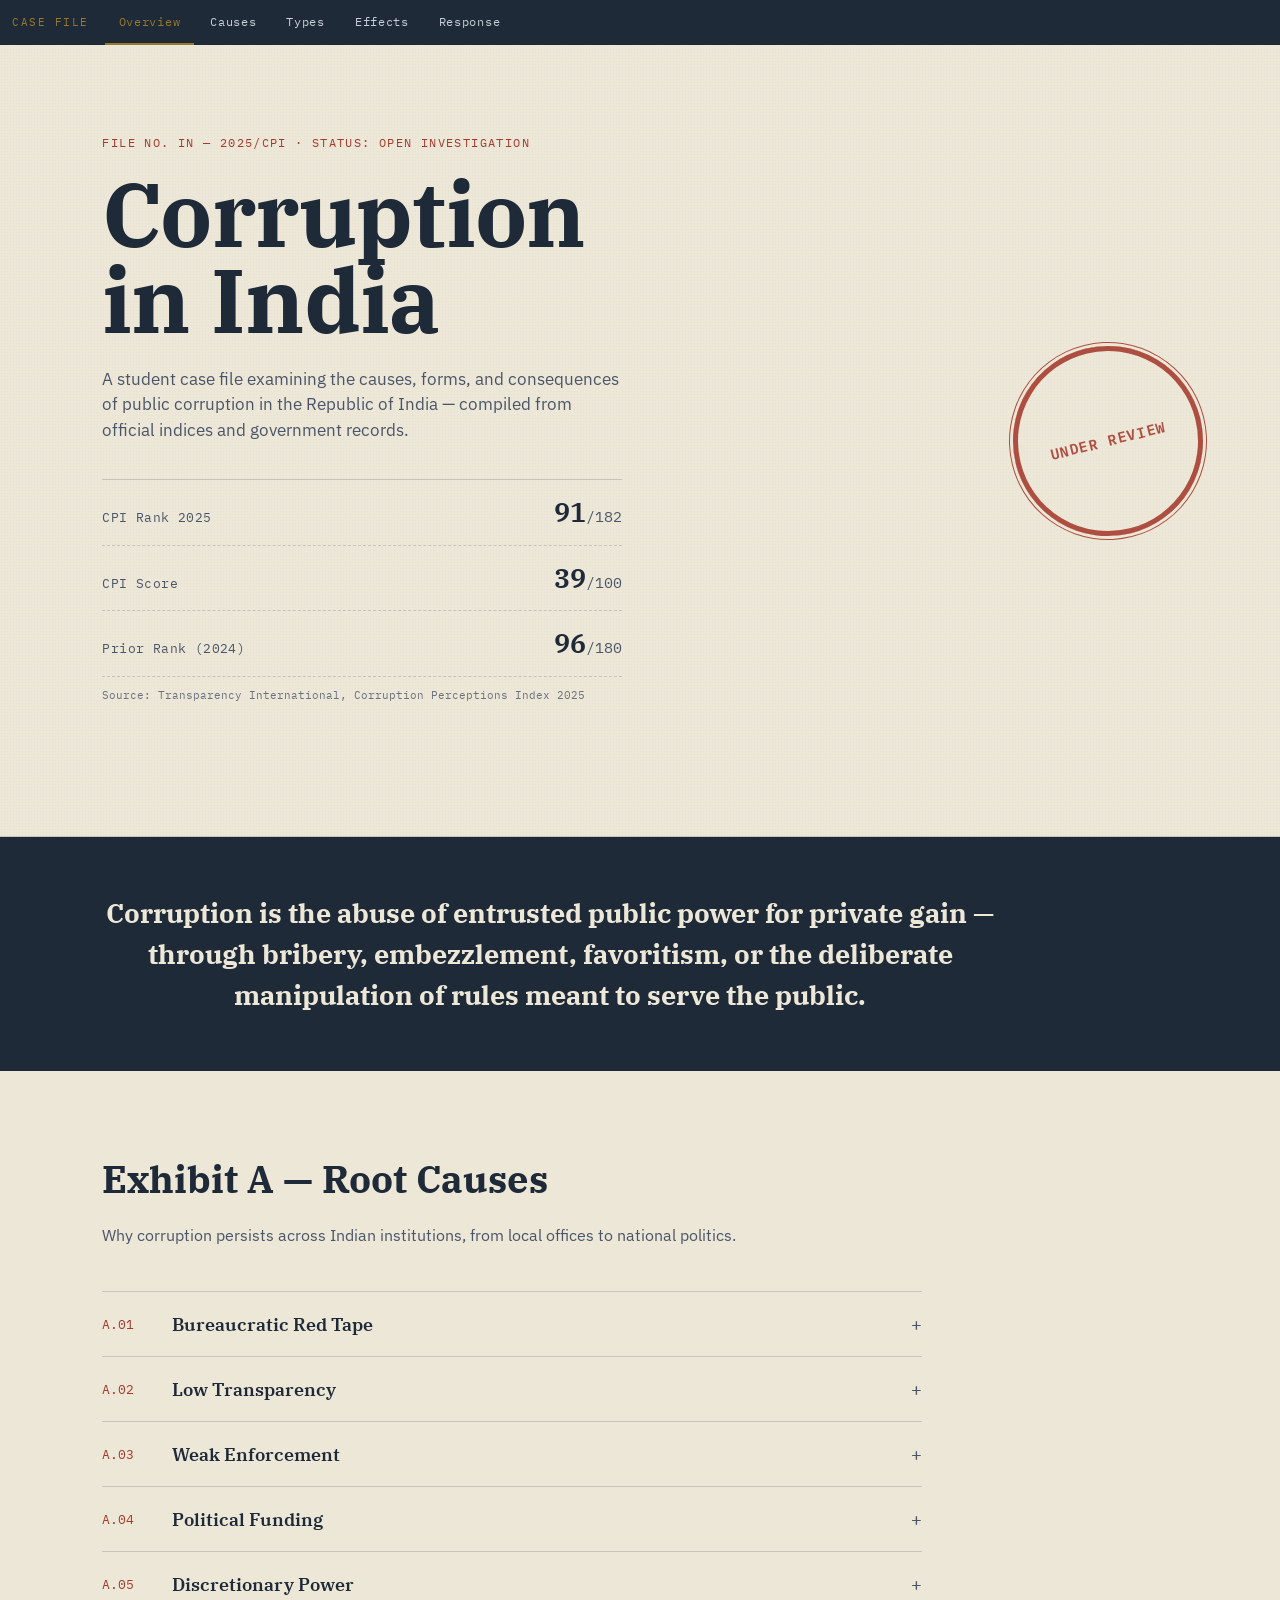
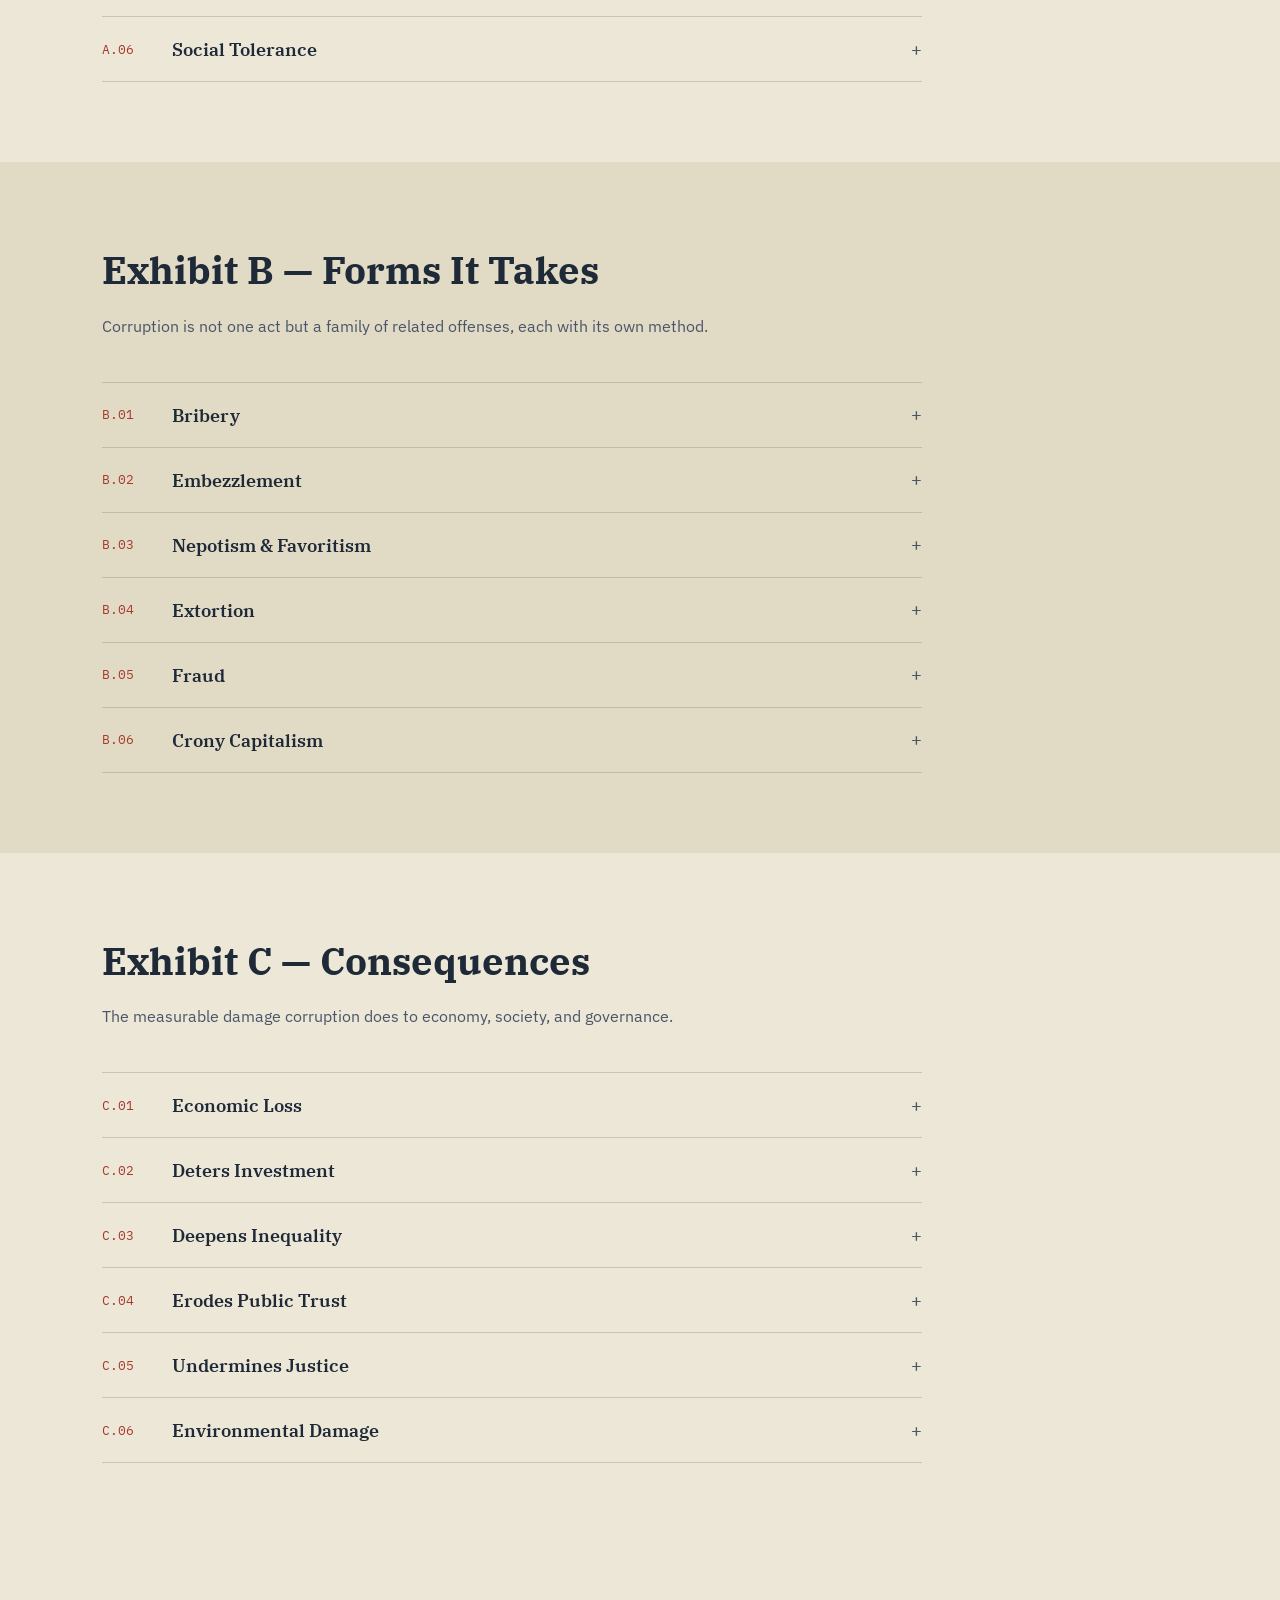
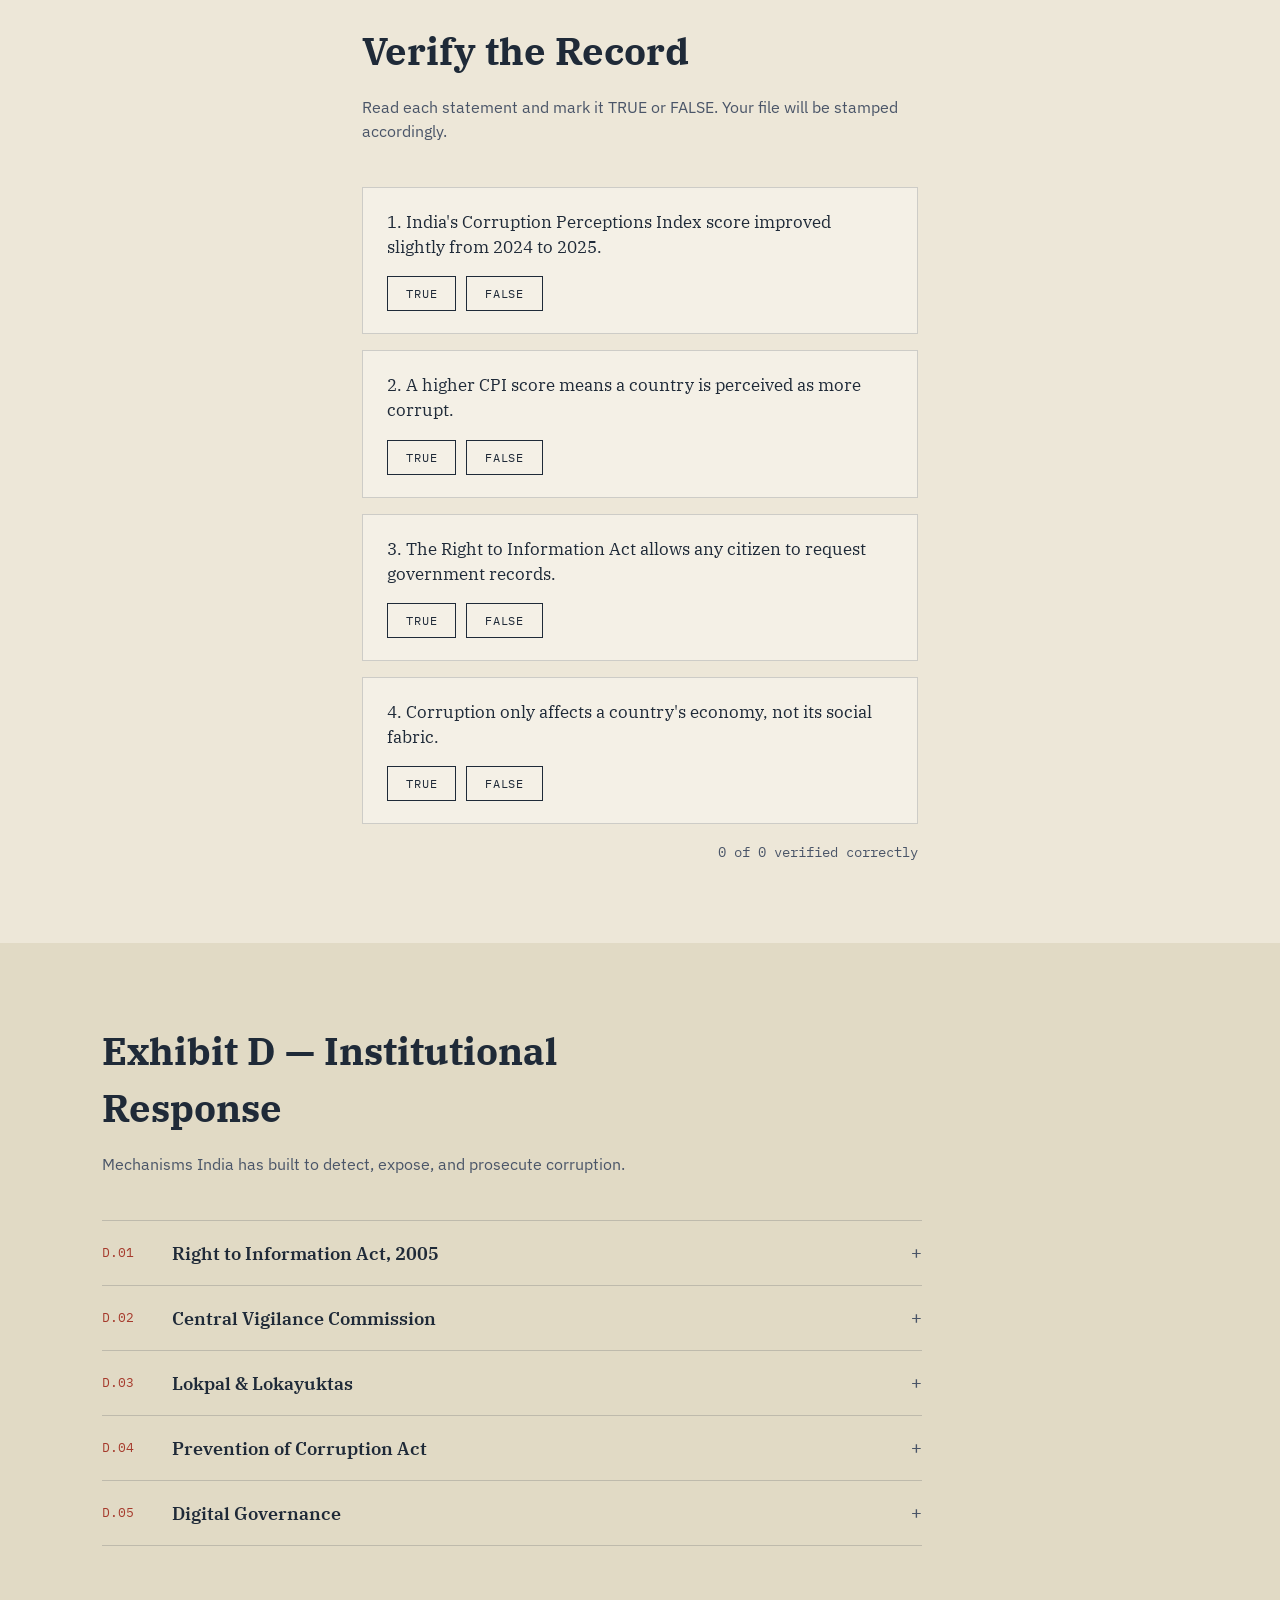
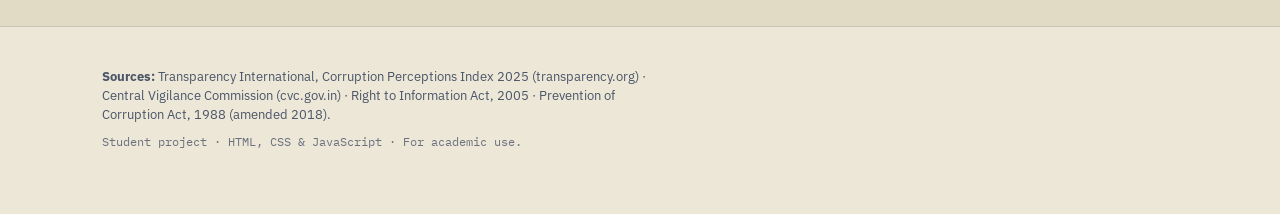
<file: index.html>
<!DOCTYPE html>
<html lang="en">
<head>
<meta charset="UTF-8">
<meta name="viewport" content="width=device-width, initial-scale=1.0">
<title>Case File: Corruption in India</title>
<link rel="preconnect" href="https://fonts.googleapis.com">
<link href="https://fonts.googleapis.com/css2?family=IBM+Plex+Serif:wght@400;500;600;700&family=IBM+Plex+Sans:wght@400;500;600;700&family=IBM+Plex+Mono:wght@400;500;600&display=swap" rel="stylesheet">
<link rel="stylesheet" href="style.css">
</head>
<body>

<!-- Paper texture backdrop -->
<div class="grain"></div>

<!-- ===== NAV ===== -->
<nav class="tabs" id="tabs">
  <div class="tabs__label">CASE FILE</div>
  <button class="tab active" data-target="overview">Overview</button>
  <button class="tab" data-target="causes">Causes</button>
  <button class="tab" data-target="types">Types</button>
  <button class="tab" data-target="effects">Effects</button>
  <button class="tab" data-target="response">Response</button>
</nav>

<!-- ===== HERO ===== -->
<header class="hero" id="overview">
  <div class="hero__inner">
    <p class="eyebrow">FILE No. IN — 2025/CPI · STATUS: OPEN INVESTIGATION</p>
    <h1 class="hero__title">Corruption<br>in India</h1>
    <p class="hero__sub">A student case file examining the causes, forms, and consequences of public
      corruption in the Republic of India — compiled from official indices and government records.</p>

    <div class="ledger">
      <div class="ledger__row">
        <span class="ledger__k">CPI Rank 2025</span>
        <span class="ledger__v">91<span class="ledger__of">/182</span></span>
      </div>
      <div class="ledger__row">
        <span class="ledger__k">CPI Score</span>
        <span class="ledger__v">39<span class="ledger__of">/100</span></span>
      </div>
      <div class="ledger__row">
        <span class="ledger__k">Prior Rank (2024)</span>
        <span class="ledger__v">96<span class="ledger__of">/180</span></span>
      </div>
    </div>
    <p class="cite">Source: Transparency International, Corruption Perceptions Index 2025</p>
  </div>

  <div class="stamp" id="stamp">
    <div class="stamp__ring">
      <span>UNDER REVIEW</span>
    </div>
  </div>
</header>

<main>

  <!-- ===== DEFINITION STRIP ===== -->
  <section class="strip">
    <p class="redact-line" data-redact>Corruption is the abuse of entrusted public power for private gain — through bribery, embezzlement, favoritism, or the deliberate manipulation of rules meant to serve the public.</p>
  </section>

  <!-- ===== CAUSES ===== -->
  <section class="dossier" id="causes">
    <div class="dossier__head">
      <h2 class="redact-line" data-redact>Exhibit A — Root Causes</h2>
      <p class="dossier__intro">Why corruption persists across Indian institutions, from local offices to national politics.</p>
    </div>
    <div class="entries" id="causes-list"></div>
  </section>

  <!-- ===== TYPES ===== -->
  <section class="dossier dossier--alt" id="types">
    <div class="dossier__head">
      <h2 class="redact-line" data-redact>Exhibit B — Forms It Takes</h2>
      <p class="dossier__intro">Corruption is not one act but a family of related offenses, each with its own method.</p>
    </div>
    <div class="entries" id="types-list"></div>
  </section>

  <!-- ===== EFFECTS ===== -->
  <section class="dossier" id="effects">
    <div class="dossier__head">
      <h2 class="redact-line" data-redact>Exhibit C — Consequences</h2>
      <p class="dossier__intro">The measurable damage corruption does to economy, society, and governance.</p>
    </div>
    <div class="entries" id="effects-list"></div>
  </section>

  <!-- ===== QUIZ / VERIFY ===== -->
  <section class="verify">
    <div class="dossier__head">
      <h2 class="redact-line" data-redact>Verify the Record</h2>
      <p class="dossier__intro">Read each statement and mark it TRUE or FALSE. Your file will be stamped accordingly.</p>
    </div>
    <div id="quiz"></div>
    <div class="verify__score" id="quiz-score">0 of 0 verified correctly</div>
  </section>

  <!-- ===== RESPONSE ===== -->
  <section class="dossier dossier--alt" id="response">
    <div class="dossier__head">
      <h2 class="redact-line" data-redact>Exhibit D — Institutional Response</h2>
      <p class="dossier__intro">Mechanisms India has built to detect, expose, and prosecute corruption.</p>
    </div>
    <div class="entries" id="response-list"></div>
  </section>

</main>

<footer class="footer">
  <p><strong>Sources:</strong> Transparency International, Corruption Perceptions Index 2025 (transparency.org) ·
     Central Vigilance Commission (cvc.gov.in) · Right to Information Act, 2005 · Prevention of Corruption Act, 1988 (amended 2018).</p>
  <p class="footer__note">Student project · HTML, CSS &amp; JavaScript · For academic use.</p>
</footer>

<script src="script.js"></script>
</body>
</html>
</file>
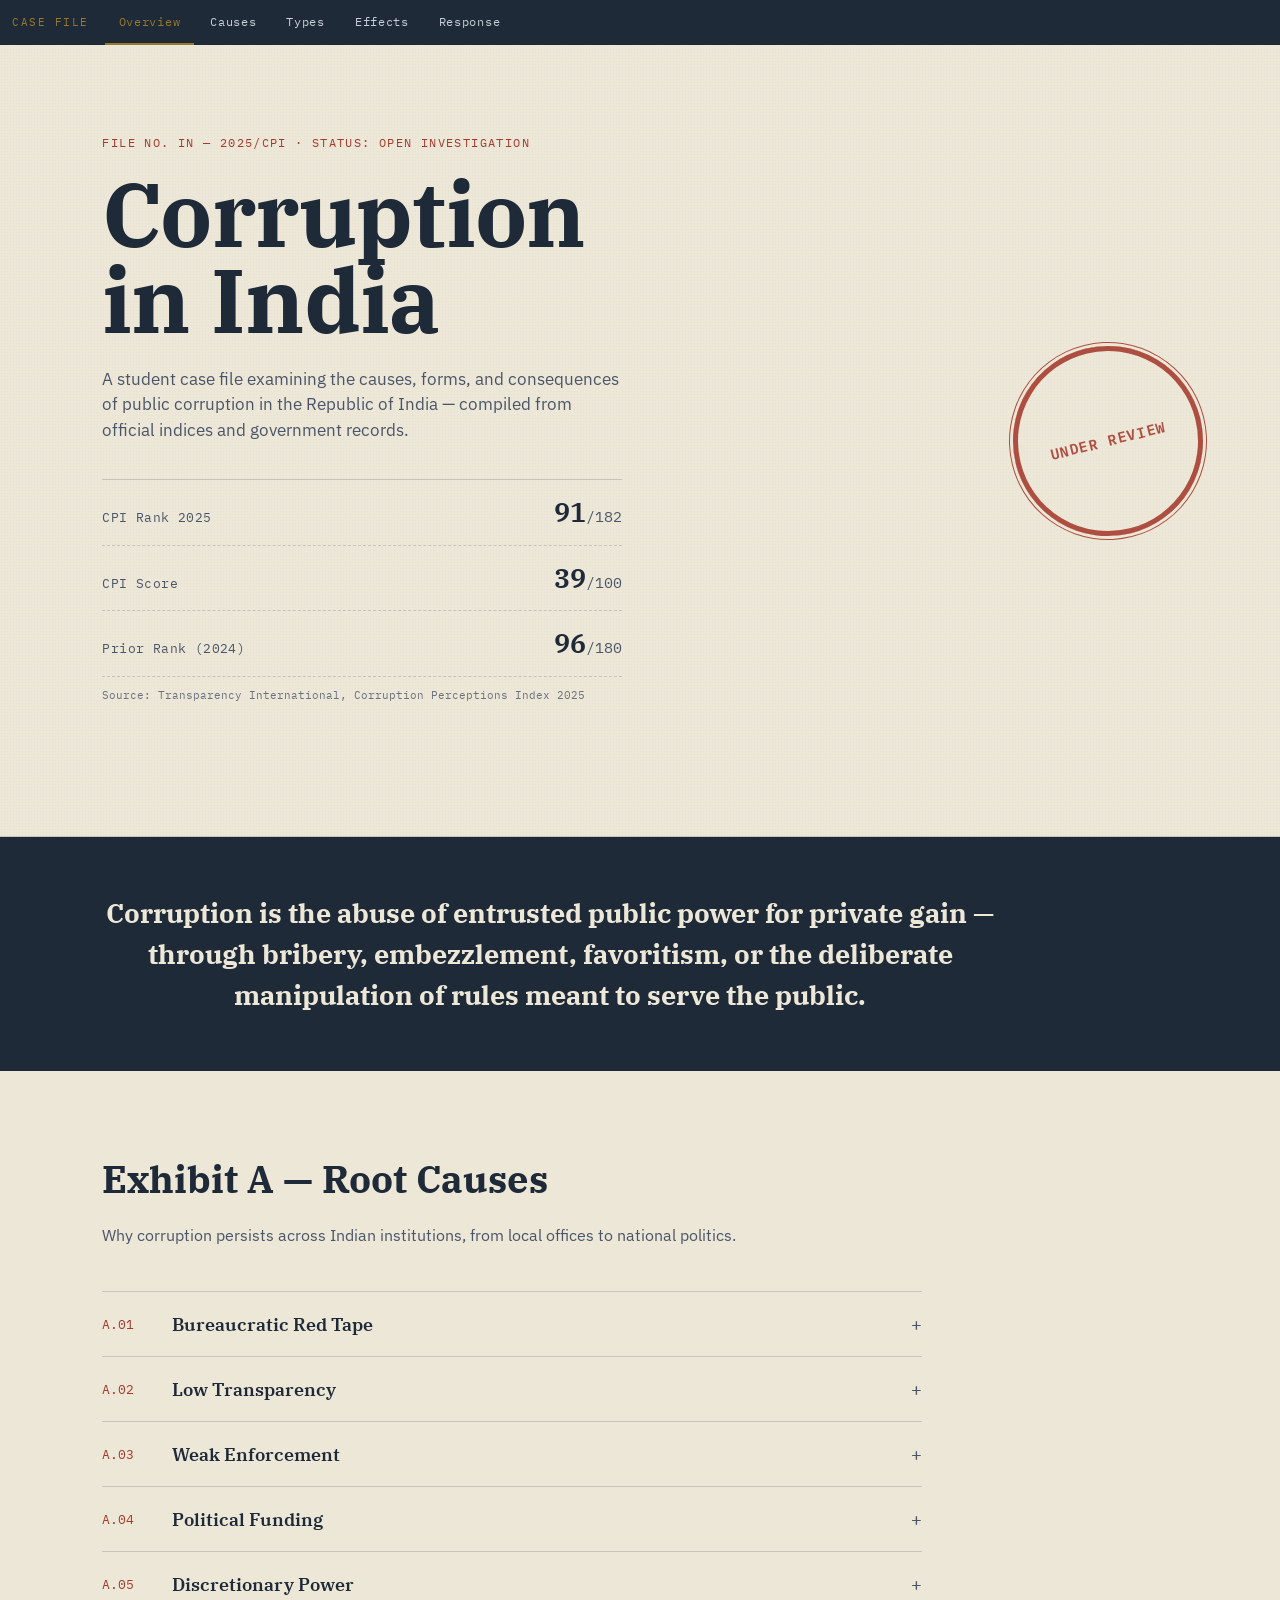
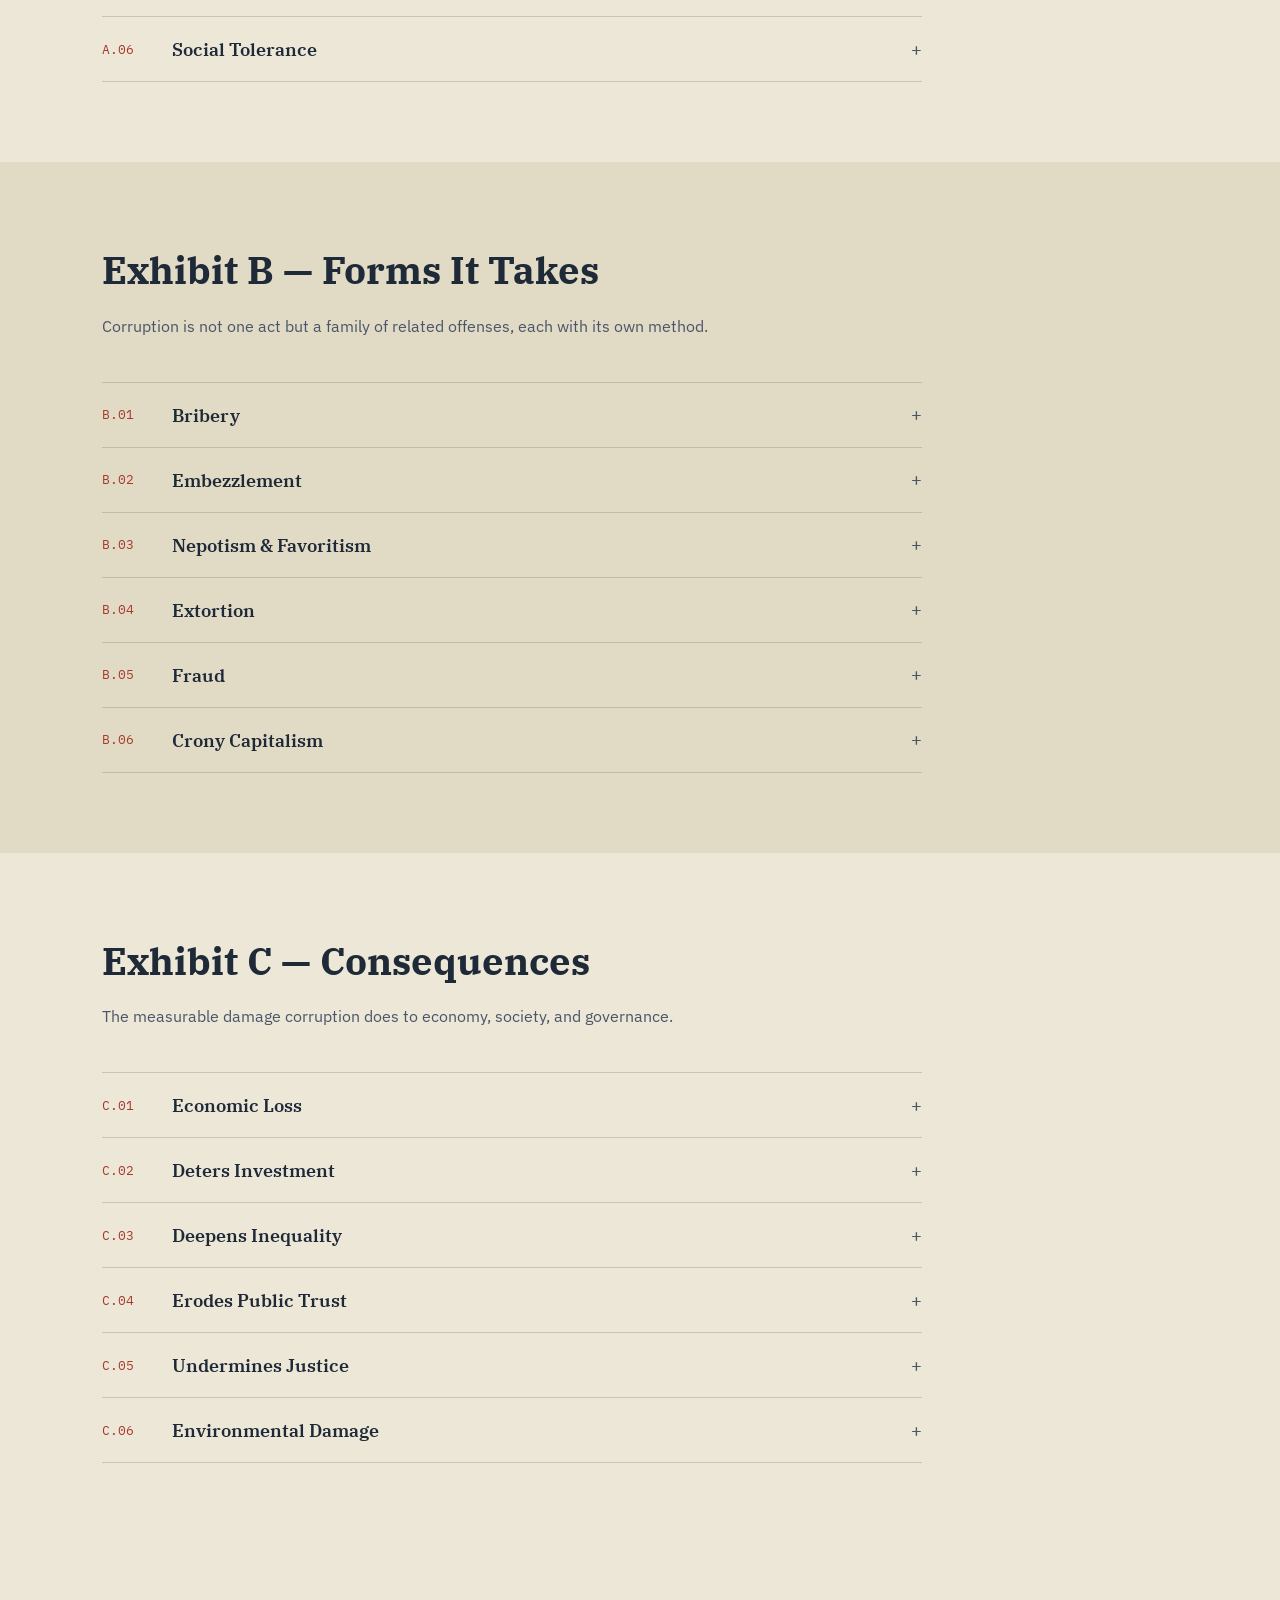
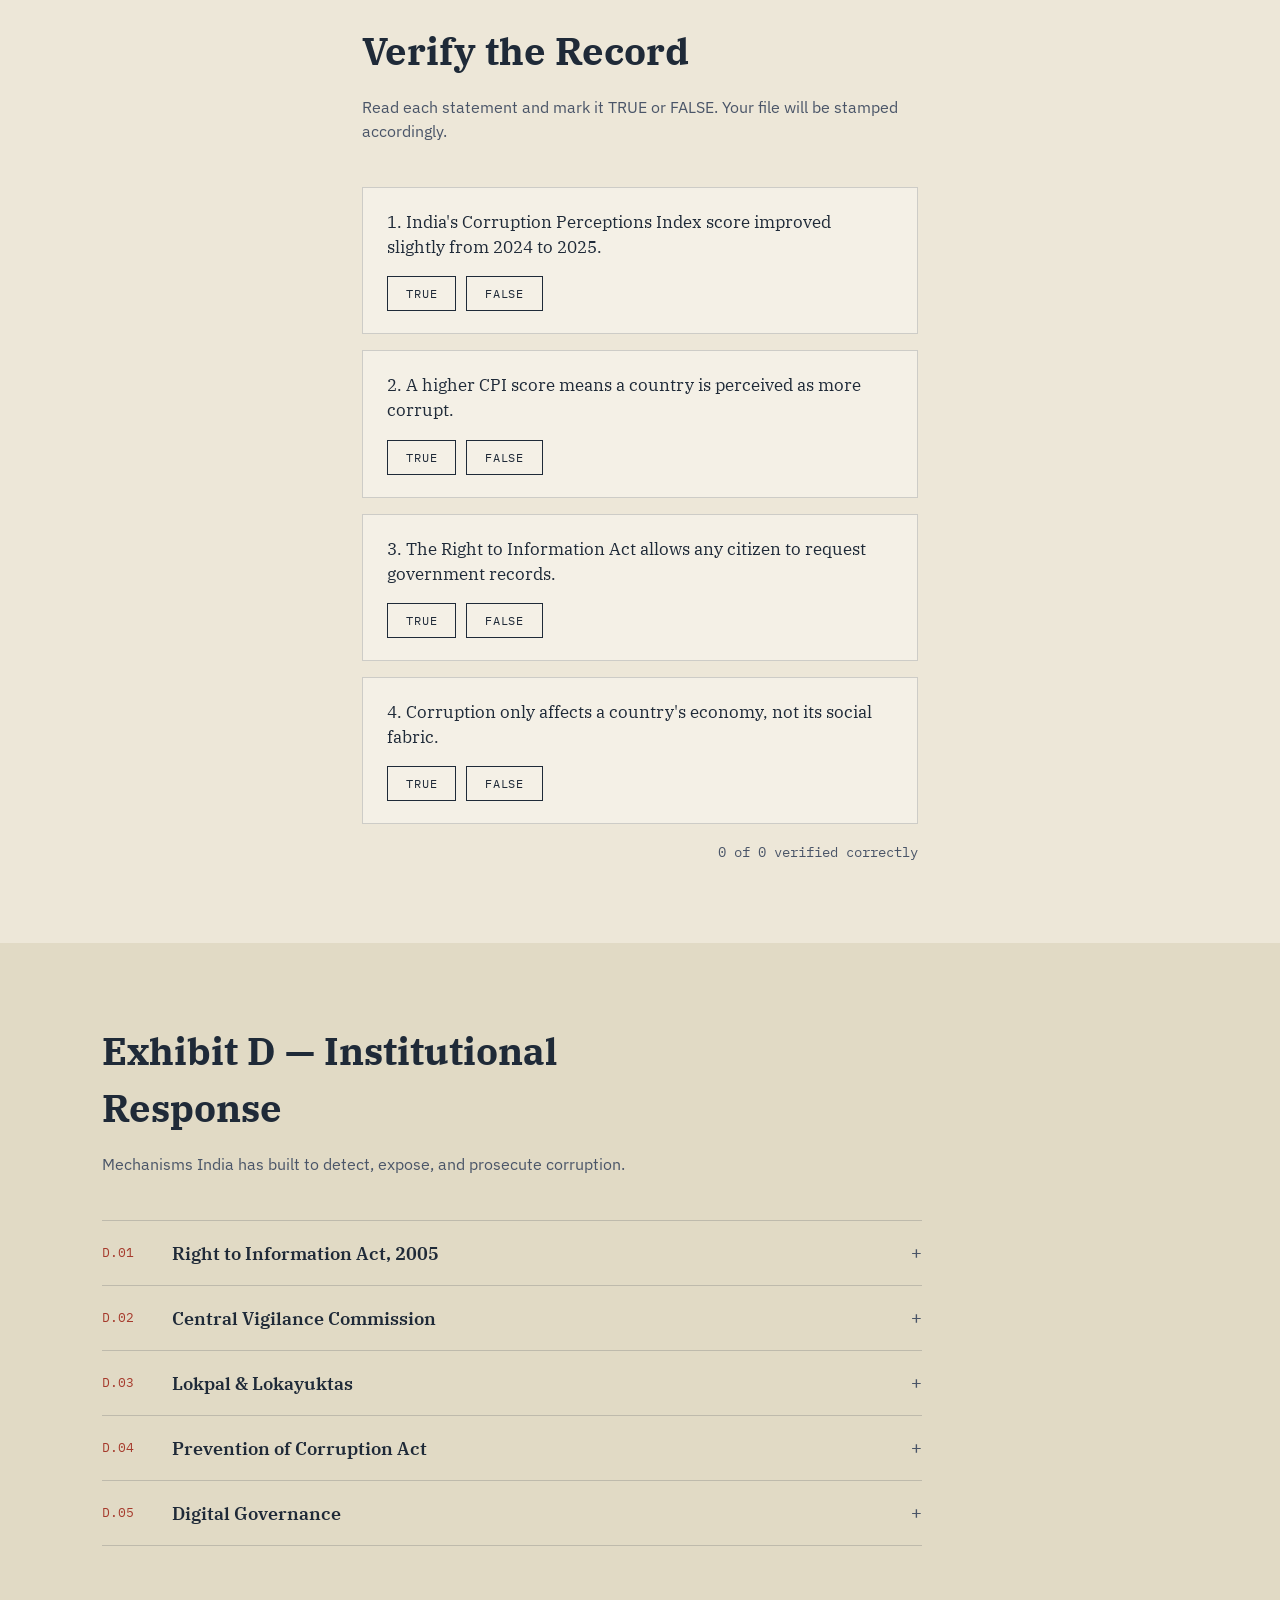
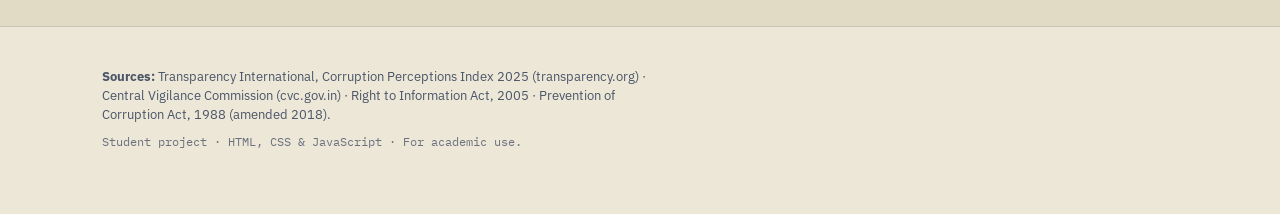
<file: preview.html>
<!DOCTYPE html>
<html lang="en">
<head>
<meta charset="UTF-8">
<meta name="viewport" content="width=device-width, initial-scale=1.0">
<title>Case File: Corruption in India</title>
<link rel="preconnect" href="https://fonts.googleapis.com">
<link href="https://fonts.googleapis.com/css2?family=IBM+Plex+Serif:wght@400;500;600;700&family=IBM+Plex+Sans:wght@400;500;600;700&family=IBM+Plex+Mono:wght@400;500;600&display=swap" rel="stylesheet">
<style>:root{
  --paper:#EDE7D8;
  --paper-dark:#E1DAC5;
  --ink:#1F2A38;
  --ink-soft:#4A5568;
  --stamp:#A63A2C;
  --gold:#96792A;
  --redact:#191A1C;
  --line:rgba(31,42,56,.18);
  --serif:'IBM Plex Serif', Georgia, serif;
  --sans:'IBM Plex Sans', system-ui, sans-serif;
  --mono:'IBM Plex Mono', monospace;
}

*{box-sizing:border-box;}
html{scroll-behavior:smooth;}
body{
  margin:0;
  background:var(--paper);
  color:var(--ink);
  font-family:var(--sans);
  line-height:1.5;
  position:relative;
  overflow-x:hidden;
}
@media (prefers-reduced-motion: reduce){
  html{scroll-behavior:auto;}
  *{animation-duration:.001ms !important; transition-duration:.001ms !important;}
}

/* subtle paper grain */
.grain{
  position:fixed; inset:0; pointer-events:none; z-index:0; opacity:.5;
  background-image:
    radial-gradient(rgba(31,42,56,.05) 1px, transparent 1px);
  background-size:3px 3px;
}

a{color:inherit;}

/* ===== NAV ===== */
.tabs{
  position:sticky; top:0; z-index:50;
  display:flex; align-items:center; gap:2px;
  background:var(--ink);
  padding:0 12px;
  overflow-x:auto;
  scrollbar-width:none;
}
.tabs::-webkit-scrollbar{display:none;}
.tabs__label{
  font-family:var(--mono); font-size:.68rem; letter-spacing:.14em;
  color:var(--gold); padding-right:14px; white-space:nowrap;
}
.tab{
  font-family:var(--mono); font-size:.72rem; letter-spacing:.06em;
  color:#C9CEDA; background:transparent; border:none;
  padding:14px 14px; cursor:pointer; white-space:nowrap;
  border-bottom:2px solid transparent;
  transition:color .2s ease, border-color .2s ease;
}
.tab:hover{color:#fff;}
.tab.active{color:var(--gold); border-bottom-color:var(--gold);}

/* ===== HERO ===== */
.hero{
  position:relative;
  min-height:88vh;
  display:flex; align-items:center;
  padding:64px 8vw 96px;
  border-bottom:1px solid var(--line);
  overflow:hidden;
}
.hero__inner{max-width:640px; position:relative; z-index:2;}
.eyebrow{
  font-family:var(--mono); font-size:.72rem; letter-spacing:.12em;
  color:var(--stamp); text-transform:uppercase; margin:0 0 20px;
}
.hero__title{
  font-family:var(--serif); font-weight:700;
  font-size:clamp(3rem, 8vw, 5.6rem);
  line-height:.96; letter-spacing:-.01em;
  margin:0 0 24px; color:var(--ink);
}
.hero__sub{
  font-size:1.05rem; color:var(--ink-soft); max-width:52ch;
  margin:0 0 36px;
}
.ledger{
  border-top:1px solid var(--line);
  margin-bottom:10px;
}
.ledger__row{
  display:flex; align-items:baseline; justify-content:space-between;
  padding:12px 0; border-bottom:1px dashed var(--line);
}
.ledger__k{font-family:var(--mono); font-size:.82rem; color:var(--ink-soft); letter-spacing:.03em;}
.ledger__v{font-family:var(--serif); font-weight:600; font-size:1.7rem; color:var(--ink);}
.ledger__of{font-family:var(--mono); font-size:.95rem; color:var(--ink-soft); font-weight:400;}
.cite{font-family:var(--mono); font-size:.7rem; color:var(--ink-soft); opacity:.8; margin-top:10px;}

/* stamp graphic */
.stamp{
  position:absolute; right:6vw; top:50%;
  transform:translateY(-50%) rotate(-14deg) scale(0);
  z-index:1;
  animation:stampDown .5s cubic-bezier(.2,1.4,.4,1) .6s forwards;
}
@keyframes stampDown{
  0%{transform:translateY(-50%) rotate(-14deg) scale(2.4); opacity:0;}
  60%{opacity:1;}
  100%{transform:translateY(-50%) rotate(-14deg) scale(1); opacity:.88;}
}
.stamp__ring{
  width:190px; height:190px; border-radius:50%;
  border:5px solid var(--stamp);
  display:flex; align-items:center; justify-content:center;
  text-align:center;
  box-shadow:0 0 0 3px var(--paper), 0 0 0 4px var(--stamp);
}
.stamp__ring span{
  font-family:var(--mono); font-weight:600; font-size:.92rem;
  letter-spacing:.06em; color:var(--stamp); line-height:1.3;
}

/* ===== DEFINITION STRIP ===== */
.strip{
  background:var(--ink); color:var(--paper);
  padding:56px 8vw;
}
.strip p{
  font-family:var(--serif); font-size:clamp(1.2rem,2.6vw,1.7rem);
  max-width:56ch; margin:0 auto; text-align:center; line-height:1.5;
}

/* ===== REDACTION REVEAL ===== */
.redact-line{
  position:relative;
  display:inline-block;
  font-family:var(--serif); font-weight:700;
  font-size:clamp(1.6rem,3.4vw,2.4rem);
  color:var(--ink);
  margin:0;
}
.strip .redact-line{color:var(--paper);}
.redact-line::after{
  content:"";
  position:absolute; left:0; top:0; bottom:0; width:100%;
  background:var(--redact);
  transform-origin:right;
  transform:scaleX(1);
  transition:transform .7s cubic-bezier(.6,0,.2,1);
}
.redact-line.revealed::after{transform:scaleX(0);}

/* ===== DOSSIER SECTIONS ===== */
.dossier{padding:80px 8vw;}
.dossier--alt{background:var(--paper-dark);}
.dossier__head{max-width:640px; margin-bottom:44px;}
.dossier__intro{color:var(--ink-soft); font-size:1rem; margin-top:14px;}

.entries{max-width:820px;}
.entry{
  border-top:1px solid var(--line);
}
.entry:last-child{border-bottom:1px solid var(--line);}
.entry__head{
  display:flex; align-items:center; gap:18px;
  width:100%; background:none; border:none; cursor:pointer;
  padding:20px 0; text-align:left; font-family:inherit; color:inherit;
}
.entry__num{
  font-family:var(--mono); font-size:.8rem; color:var(--stamp);
  min-width:52px;
}
.entry__title{
  font-family:var(--serif); font-weight:600; font-size:1.15rem;
  flex:1;
}
.entry__icon{
  font-family:var(--mono); font-size:1.1rem; color:var(--ink-soft);
  transition:transform .25s ease;
}
.entry.open .entry__icon{transform:rotate(45deg);}
.entry__body{
  max-height:0; overflow:hidden; transition:max-height .35s ease;
}
.entry__body p{
  margin:0 0 22px 70px; max-width:60ch; color:var(--ink-soft); font-size:.98rem;
}

/* ===== VERIFY / QUIZ ===== */
.verify{padding:80px 8vw; max-width:760px; margin:0 auto;}
.q{
  border:1px solid var(--line);
  padding:22px 24px; margin-bottom:16px;
  background:rgba(255,255,255,.35);
}
.q__text{font-family:var(--serif); font-size:1.05rem; margin:0 0 16px;}
.q__actions{display:flex; gap:10px;}
.q__btn{
  font-family:var(--mono); font-size:.75rem; letter-spacing:.06em;
  padding:9px 18px; border:1px solid var(--ink); background:transparent;
  color:var(--ink); cursor:pointer; transition:all .15s ease;
}
.q__btn:hover{background:var(--ink); color:var(--paper);}
.q__btn:disabled{cursor:default; opacity:.5;}
.q__result{
  font-family:var(--mono); font-size:.78rem; margin-top:14px;
  letter-spacing:.05em; padding:8px 0; display:none;
}
.q__result.show{display:block;}
.q__result.correct{color:#3E6B4C;}
.q__result.wrong{color:var(--stamp);}
.verify__score{
  font-family:var(--mono); font-size:.85rem; color:var(--ink-soft);
  margin-top:18px; text-align:right;
}

/* ===== FOOTER ===== */
.footer{
  padding:40px 8vw 56px;
  border-top:1px solid var(--line);
  font-size:.8rem; color:var(--ink-soft);
}
.footer p{margin:0 0 8px; max-width:70ch;}
.footer__note{font-family:var(--mono); font-size:.72rem; opacity:.8;}

/* focus visibility */
button:focus-visible{outline:2px solid var(--stamp); outline-offset:2px;}

/* ===== RESPONSIVE ===== */
@media (max-width:640px){
  .hero{padding:48px 6vw 72px; min-height:auto;}
  .stamp{position:static; transform:none; margin-top:36px;
    animation:stampDownMobile .5s cubic-bezier(.2,1.4,.4,1) .6s forwards; opacity:0;}
  @keyframes stampDownMobile{
    0%{transform:scale(1.6) rotate(-14deg); opacity:0;}
    100%{transform:scale(1) rotate(-14deg); opacity:.88;}
  }
  .stamp__ring{width:140px; height:140px;}
  .dossier, .strip, .verify{padding-left:6vw; padding-right:6vw;}
  .entry__body p{margin-left:0; margin-top:4px;}
  .entry__head{gap:12px;}
}
</style>
</head>
<body>

<!-- Paper texture backdrop -->
<div class="grain"></div>

<!-- ===== NAV ===== -->
<nav class="tabs" id="tabs">
  <div class="tabs__label">CASE FILE</div>
  <button class="tab active" data-target="overview">Overview</button>
  <button class="tab" data-target="causes">Causes</button>
  <button class="tab" data-target="types">Types</button>
  <button class="tab" data-target="effects">Effects</button>
  <button class="tab" data-target="response">Response</button>
</nav>

<!-- ===== HERO ===== -->
<header class="hero" id="overview">
  <div class="hero__inner">
    <p class="eyebrow">FILE No. IN — 2025/CPI · STATUS: OPEN INVESTIGATION</p>
    <h1 class="hero__title">Corruption<br>in India</h1>
    <p class="hero__sub">A student case file examining the causes, forms, and consequences of public
      corruption in the Republic of India — compiled from official indices and government records.</p>

    <div class="ledger">
      <div class="ledger__row">
        <span class="ledger__k">CPI Rank 2025</span>
        <span class="ledger__v">91<span class="ledger__of">/182</span></span>
      </div>
      <div class="ledger__row">
        <span class="ledger__k">CPI Score</span>
        <span class="ledger__v">39<span class="ledger__of">/100</span></span>
      </div>
      <div class="ledger__row">
        <span class="ledger__k">Prior Rank (2024)</span>
        <span class="ledger__v">96<span class="ledger__of">/180</span></span>
      </div>
    </div>
    <p class="cite">Source: Transparency International, Corruption Perceptions Index 2025</p>
  </div>

  <div class="stamp" id="stamp">
    <div class="stamp__ring">
      <span>UNDER REVIEW</span>
    </div>
  </div>
</header>

<main>

  <!-- ===== DEFINITION STRIP ===== -->
  <section class="strip">
    <p class="redact-line" data-redact>Corruption is the abuse of entrusted public power for private gain — through bribery, embezzlement, favoritism, or the deliberate manipulation of rules meant to serve the public.</p>
  </section>

  <!-- ===== CAUSES ===== -->
  <section class="dossier" id="causes">
    <div class="dossier__head">
      <h2 class="redact-line" data-redact>Exhibit A — Root Causes</h2>
      <p class="dossier__intro">Why corruption persists across Indian institutions, from local offices to national politics.</p>
    </div>
    <div class="entries" id="causes-list"></div>
  </section>

  <!-- ===== TYPES ===== -->
  <section class="dossier dossier--alt" id="types">
    <div class="dossier__head">
      <h2 class="redact-line" data-redact>Exhibit B — Forms It Takes</h2>
      <p class="dossier__intro">Corruption is not one act but a family of related offenses, each with its own method.</p>
    </div>
    <div class="entries" id="types-list"></div>
  </section>

  <!-- ===== EFFECTS ===== -->
  <section class="dossier" id="effects">
    <div class="dossier__head">
      <h2 class="redact-line" data-redact>Exhibit C — Consequences</h2>
      <p class="dossier__intro">The measurable damage corruption does to economy, society, and governance.</p>
    </div>
    <div class="entries" id="effects-list"></div>
  </section>

  <!-- ===== QUIZ / VERIFY ===== -->
  <section class="verify">
    <div class="dossier__head">
      <h2 class="redact-line" data-redact>Verify the Record</h2>
      <p class="dossier__intro">Read each statement and mark it TRUE or FALSE. Your file will be stamped accordingly.</p>
    </div>
    <div id="quiz"></div>
    <div class="verify__score" id="quiz-score">0 of 0 verified correctly</div>
  </section>

  <!-- ===== RESPONSE ===== -->
  <section class="dossier dossier--alt" id="response">
    <div class="dossier__head">
      <h2 class="redact-line" data-redact>Exhibit D — Institutional Response</h2>
      <p class="dossier__intro">Mechanisms India has built to detect, expose, and prosecute corruption.</p>
    </div>
    <div class="entries" id="response-list"></div>
  </section>

</main>

<footer class="footer">
  <p><strong>Sources:</strong> Transparency International, Corruption Perceptions Index 2025 (transparency.org) ·
     Central Vigilance Commission (cvc.gov.in) · Right to Information Act, 2005 · Prevention of Corruption Act, 1988 (amended 2018).</p>
  <p class="footer__note">Student project · HTML, CSS &amp; JavaScript · For academic use.</p>
</footer>

<script>/* ============ DATA ============ */
const causes = [
  ["Bureaucratic Red Tape", "Excessive paperwork, multiple approval layers, and slow procedures create bottlenecks where officials can demand bribes simply to move a file forward."],
  ["Low Transparency", "Many decisions — from contract awards to transfers — are made behind closed doors, leaving little public record to check against."],
  ["Weak Enforcement", "Anti-corruption laws exist, but investigation and prosecution are often slow, understaffed, or politically influenced, so offenders rarely face real consequences."],
  ["Political Funding", "Elections are expensive, and opaque campaign financing creates informal debts between donors and elected officials that get repaid through favors."],
  ["Discretionary Power", "Officials often have wide personal discretion over licenses, permits, and inspections, which turns routine approvals into opportunities for extraction."],
  ["Social Tolerance", "In many contexts, small bribes are treated as a normal 'cost of doing business' rather than a crime, which normalizes the practice."],
];

const types = [
  ["Bribery", "Payment made to an official to speed up, secure, or influence a decision that should be made on merit alone."],
  ["Embezzlement", "Public officials diverting government funds or property meant for public projects into private accounts."],
  ["Nepotism & Favoritism", "Appointing or favoring relatives, friends, or political allies for jobs and contracts instead of the most qualified candidate."],
  ["Extortion", "Officials demanding money or favors by threatening delay, harassment, or denial of a service someone is legally entitled to."],
  ["Fraud", "Deliberate deception in procurement, billing, or reporting — such as inflated contracts or fake beneficiary lists in welfare schemes."],
  ["Crony Capitalism", "Close, mutually beneficial ties between business leaders and politicians that shape policy and contracts in favor of a select few."],
];

const effects = [
  ["Economic Loss", "Public funds meant for roads, schools, and hospitals are diverted, reducing the quality and reach of infrastructure and services."],
  ["Deters Investment", "Investors avoid unpredictable, bribery-dependent environments, which slows job creation and economic growth."],
  ["Deepens Inequality", "The poor, who can least afford bribes, are hit hardest when access to rations, permits, or justice depends on informal payments."],
  ["Erodes Public Trust", "Repeated exposure to corruption makes citizens cynical about institutions, weakening cooperation with the state and civic participation."],
  ["Undermines Justice", "When money or influence can affect investigations or court outcomes, the principle of equal treatment under law breaks down."],
  ["Environmental Damage", "Bribes to bypass environmental clearances enable illegal mining, deforestation, and unauthorized construction."],
];

const response = [
  ["Right to Information Act, 2005", "Lets any citizen formally request information from public authorities, exposing decisions that were once hidden from view."],
  ["Central Vigilance Commission", "An independent body that monitors corruption complaints against central government officials and advises on disciplinary action."],
  ["Lokpal & Lokayuktas", "Ombudsman institutions created to investigate corruption allegations against public officials, including elected representatives."],
  ["Prevention of Corruption Act", "The core criminal law defining bribery and abuse of office, amended in 2018 to also penalize those who give bribes."],
  ["Digital Governance", "Direct Benefit Transfers and e-governance portals reduce human middlemen in welfare delivery, cutting opportunities for petty bribery."],
];

const quizItems = [
  { text: "India's Corruption Perceptions Index score improved slightly from 2024 to 2025.", answer: true,
    explain: "Correct — India's score rose from 38 to 39, moving it from 96th to 91st out of 182 countries." },
  { text: "A higher CPI score means a country is perceived as more corrupt.", answer: false,
    explain: "Incorrect — a higher score (closer to 100) means a country is perceived as cleaner, not more corrupt." },
  { text: "The Right to Information Act allows any citizen to request government records.", answer: true,
    explain: "Correct — the RTI Act, 2005 gives citizens a legal right to request information from public authorities." },
  { text: "Corruption only affects a country's economy, not its social fabric.", answer: false,
    explain: "Incorrect — corruption also deepens inequality and erodes public trust in institutions." },
];

/* ============ RENDER ENTRIES ============ */
function renderEntries(containerId, items, prefix){
  const el = document.getElementById(containerId);
  el.innerHTML = items.map((item, i) => `
    <div class="entry">
      <button class="entry__head" aria-expanded="false">
        <span class="entry__num">${prefix}${String(i+1).padStart(2,'0')}</span>
        <span class="entry__title">${item[0]}</span>
        <span class="entry__icon">+</span>
      </button>
      <div class="entry__body"><p>${item[1]}</p></div>
    </div>
  `).join('');

  el.querySelectorAll('.entry').forEach(entry => {
    const head = entry.querySelector('.entry__head');
    const body = entry.querySelector('.entry__body');
    head.addEventListener('click', () => {
      const isOpen = entry.classList.contains('open');
      entry.classList.toggle('open', !isOpen);
      head.setAttribute('aria-expanded', String(!isOpen));
      body.style.maxHeight = isOpen ? '0px' : body.scrollHeight + 'px';
    });
  });
}

renderEntries('causes-list', causes, 'A.');
renderEntries('types-list', types, 'B.');
renderEntries('effects-list', effects, 'C.');
renderEntries('response-list', response, 'D.');

/* ============ QUIZ ============ */
let correctCount = 0;
let answeredCount = 0;
const quizEl = document.getElementById('quiz');
const scoreEl = document.getElementById('quiz-score');

quizEl.innerHTML = quizItems.map((q, i) => `
  <div class="q" data-index="${i}">
    <p class="q__text">${i+1}. ${q.text}</p>
    <div class="q__actions">
      <button class="q__btn" data-choice="true">TRUE</button>
      <button class="q__btn" data-choice="false">FALSE</button>
    </div>
    <p class="q__result"></p>
  </div>
`).join('');

quizEl.querySelectorAll('.q').forEach(qDiv => {
  const idx = Number(qDiv.dataset.index);
  const item = quizItems[idx];
  const buttons = qDiv.querySelectorAll('.q__btn');
  const result = qDiv.querySelector('.q__result');

  buttons.forEach(btn => {
    btn.addEventListener('click', () => {
      const choice = btn.dataset.choice === 'true';
      const isCorrect = choice === item.answer;
      buttons.forEach(b => b.disabled = true);
      result.textContent = (isCorrect ? 'STAMPED: CORRECT — ' : 'STAMPED: INCORRECT — ') + item.explain;
      result.classList.add('show', isCorrect ? 'correct' : 'wrong');
      answeredCount++;
      if(isCorrect) correctCount++;
      scoreEl.textContent = `${correctCount} of ${answeredCount} verified correctly`;
    });
  });
});

/* ============ TAB NAV: click-to-scroll + scroll-spy ============ */
const tabs = document.querySelectorAll('.tab');
const sections = ['overview','causes','types','effects','response'].map(id => document.getElementById(id));

tabs.forEach(tab => {
  tab.addEventListener('click', () => {
    const target = document.getElementById(tab.dataset.target);
    if(target) target.scrollIntoView({ behavior: 'smooth', block: 'start' });
  });
});

const spy = new IntersectionObserver((entries) => {
  entries.forEach(entry => {
    if(entry.isIntersecting){
      const id = entry.target.id;
      tabs.forEach(t => t.classList.toggle('active', t.dataset.target === id));
    }
  });
}, { rootMargin: '-45% 0px -50% 0px' });

sections.forEach(s => s && spy.observe(s));

/* ============ REDACTION REVEAL ON SCROLL ============ */
const redactObserver = new IntersectionObserver((entries) => {
  entries.forEach(entry => {
    if(entry.isIntersecting){
      entry.target.classList.add('revealed');
      redactObserver.unobserve(entry.target);
    }
  });
}, { threshold: 0.4 });

document.querySelectorAll('[data-redact]').forEach(el => redactObserver.observe(el));
</script>
</body>
</html>
</file>
<file: style.css>
:root{
  --paper:#EDE7D8;
  --paper-dark:#E1DAC5;
  --ink:#1F2A38;
  --ink-soft:#4A5568;
  --stamp:#A63A2C;
  --gold:#96792A;
  --redact:#191A1C;
  --line:rgba(31,42,56,.18);
  --serif:'IBM Plex Serif', Georgia, serif;
  --sans:'IBM Plex Sans', system-ui, sans-serif;
  --mono:'IBM Plex Mono', monospace;
}

*{box-sizing:border-box;}
html{scroll-behavior:smooth;}
body{
  margin:0;
  background:var(--paper);
  color:var(--ink);
  font-family:var(--sans);
  line-height:1.5;
  position:relative;
  overflow-x:hidden;
}
@media (prefers-reduced-motion: reduce){
  html{scroll-behavior:auto;}
  *{animation-duration:.001ms !important; transition-duration:.001ms !important;}
}

/* subtle paper grain */
.grain{
  position:fixed; inset:0; pointer-events:none; z-index:0; opacity:.5;
  background-image:
    radial-gradient(rgba(31,42,56,.05) 1px, transparent 1px);
  background-size:3px 3px;
}

a{color:inherit;}

/* ===== NAV ===== */
.tabs{
  position:sticky; top:0; z-index:50;
  display:flex; align-items:center; gap:2px;
  background:var(--ink);
  padding:0 12px;
  overflow-x:auto;
  scrollbar-width:none;
}
.tabs::-webkit-scrollbar{display:none;}
.tabs__label{
  font-family:var(--mono); font-size:.68rem; letter-spacing:.14em;
  color:var(--gold); padding-right:14px; white-space:nowrap;
}
.tab{
  font-family:var(--mono); font-size:.72rem; letter-spacing:.06em;
  color:#C9CEDA; background:transparent; border:none;
  padding:14px 14px; cursor:pointer; white-space:nowrap;
  border-bottom:2px solid transparent;
  transition:color .2s ease, border-color .2s ease;
}
.tab:hover{color:#fff;}
.tab.active{color:var(--gold); border-bottom-color:var(--gold);}

/* ===== HERO ===== */
.hero{
  position:relative;
  min-height:88vh;
  display:flex; align-items:center;
  padding:64px 8vw 96px;
  border-bottom:1px solid var(--line);
  overflow:hidden;
}
.hero__inner{max-width:640px; position:relative; z-index:2;}
.eyebrow{
  font-family:var(--mono); font-size:.72rem; letter-spacing:.12em;
  color:var(--stamp); text-transform:uppercase; margin:0 0 20px;
}
.hero__title{
  font-family:var(--serif); font-weight:700;
  font-size:clamp(3rem, 8vw, 5.6rem);
  line-height:.96; letter-spacing:-.01em;
  margin:0 0 24px; color:var(--ink);
}
.hero__sub{
  font-size:1.05rem; color:var(--ink-soft); max-width:52ch;
  margin:0 0 36px;
}
.ledger{
  border-top:1px solid var(--line);
  margin-bottom:10px;
}
.ledger__row{
  display:flex; align-items:baseline; justify-content:space-between;
  padding:12px 0; border-bottom:1px dashed var(--line);
}
.ledger__k{font-family:var(--mono); font-size:.82rem; color:var(--ink-soft); letter-spacing:.03em;}
.ledger__v{font-family:var(--serif); font-weight:600; font-size:1.7rem; color:var(--ink);}
.ledger__of{font-family:var(--mono); font-size:.95rem; color:var(--ink-soft); font-weight:400;}
.cite{font-family:var(--mono); font-size:.7rem; color:var(--ink-soft); opacity:.8; margin-top:10px;}

/* stamp graphic */
.stamp{
  position:absolute; right:6vw; top:50%;
  transform:translateY(-50%) rotate(-14deg) scale(0);
  z-index:1;
  animation:stampDown .5s cubic-bezier(.2,1.4,.4,1) .6s forwards;
}
@keyframes stampDown{
  0%{transform:translateY(-50%) rotate(-14deg) scale(2.4); opacity:0;}
  60%{opacity:1;}
  100%{transform:translateY(-50%) rotate(-14deg) scale(1); opacity:.88;}
}
.stamp__ring{
  width:190px; height:190px; border-radius:50%;
  border:5px solid var(--stamp);
  display:flex; align-items:center; justify-content:center;
  text-align:center;
  box-shadow:0 0 0 3px var(--paper), 0 0 0 4px var(--stamp);
}
.stamp__ring span{
  font-family:var(--mono); font-weight:600; font-size:.92rem;
  letter-spacing:.06em; color:var(--stamp); line-height:1.3;
}

/* ===== DEFINITION STRIP ===== */
.strip{
  background:var(--ink); color:var(--paper);
  padding:56px 8vw;
}
.strip p{
  font-family:var(--serif); font-size:clamp(1.2rem,2.6vw,1.7rem);
  max-width:56ch; margin:0 auto; text-align:center; line-height:1.5;
}

/* ===== REDACTION REVEAL ===== */
.redact-line{
  position:relative;
  display:inline-block;
  font-family:var(--serif); font-weight:700;
  font-size:clamp(1.6rem,3.4vw,2.4rem);
  color:var(--ink);
  margin:0;
}
.strip .redact-line{color:var(--paper);}
.redact-line::after{
  content:"";
  position:absolute; left:0; top:0; bottom:0; width:100%;
  background:var(--redact);
  transform-origin:right;
  transform:scaleX(1);
  transition:transform .7s cubic-bezier(.6,0,.2,1);
}
.redact-line.revealed::after{transform:scaleX(0);}

/* ===== DOSSIER SECTIONS ===== */
.dossier{padding:80px 8vw;}
.dossier--alt{background:var(--paper-dark);}
.dossier__head{max-width:640px; margin-bottom:44px;}
.dossier__intro{color:var(--ink-soft); font-size:1rem; margin-top:14px;}

.entries{max-width:820px;}
.entry{
  border-top:1px solid var(--line);
}
.entry:last-child{border-bottom:1px solid var(--line);}
.entry__head{
  display:flex; align-items:center; gap:18px;
  width:100%; background:none; border:none; cursor:pointer;
  padding:20px 0; text-align:left; font-family:inherit; color:inherit;
}
.entry__num{
  font-family:var(--mono); font-size:.8rem; color:var(--stamp);
  min-width:52px;
}
.entry__title{
  font-family:var(--serif); font-weight:600; font-size:1.15rem;
  flex:1;
}
.entry__icon{
  font-family:var(--mono); font-size:1.1rem; color:var(--ink-soft);
  transition:transform .25s ease;
}
.entry.open .entry__icon{transform:rotate(45deg);}
.entry__body{
  max-height:0; overflow:hidden; transition:max-height .35s ease;
}
.entry__body p{
  margin:0 0 22px 70px; max-width:60ch; color:var(--ink-soft); font-size:.98rem;
}

/* ===== VERIFY / QUIZ ===== */
.verify{padding:80px 8vw; max-width:760px; margin:0 auto;}
.q{
  border:1px solid var(--line);
  padding:22px 24px; margin-bottom:16px;
  background:rgba(255,255,255,.35);
}
.q__text{font-family:var(--serif); font-size:1.05rem; margin:0 0 16px;}
.q__actions{display:flex; gap:10px;}
.q__btn{
  font-family:var(--mono); font-size:.75rem; letter-spacing:.06em;
  padding:9px 18px; border:1px solid var(--ink); background:transparent;
  color:var(--ink); cursor:pointer; transition:all .15s ease;
}
.q__btn:hover{background:var(--ink); color:var(--paper);}
.q__btn:disabled{cursor:default; opacity:.5;}
.q__result{
  font-family:var(--mono); font-size:.78rem; margin-top:14px;
  letter-spacing:.05em; padding:8px 0; display:none;
}
.q__result.show{display:block;}
.q__result.correct{color:#3E6B4C;}
.q__result.wrong{color:var(--stamp);}
.verify__score{
  font-family:var(--mono); font-size:.85rem; color:var(--ink-soft);
  margin-top:18px; text-align:right;
}

/* ===== FOOTER ===== */
.footer{
  padding:40px 8vw 56px;
  border-top:1px solid var(--line);
  font-size:.8rem; color:var(--ink-soft);
}
.footer p{margin:0 0 8px; max-width:70ch;}
.footer__note{font-family:var(--mono); font-size:.72rem; opacity:.8;}

/* focus visibility */
button:focus-visible{outline:2px solid var(--stamp); outline-offset:2px;}

/* ===== RESPONSIVE ===== */
@media (max-width:640px){
  .hero{padding:48px 6vw 72px; min-height:auto;}
  .stamp{position:static; transform:none; margin-top:36px;
    animation:stampDownMobile .5s cubic-bezier(.2,1.4,.4,1) .6s forwards; opacity:0;}
  @keyframes stampDownMobile{
    0%{transform:scale(1.6) rotate(-14deg); opacity:0;}
    100%{transform:scale(1) rotate(-14deg); opacity:.88;}
  }
  .stamp__ring{width:140px; height:140px;}
  .dossier, .strip, .verify{padding-left:6vw; padding-right:6vw;}
  .entry__body p{margin-left:0; margin-top:4px;}
  .entry__head{gap:12px;}
}
</file>
